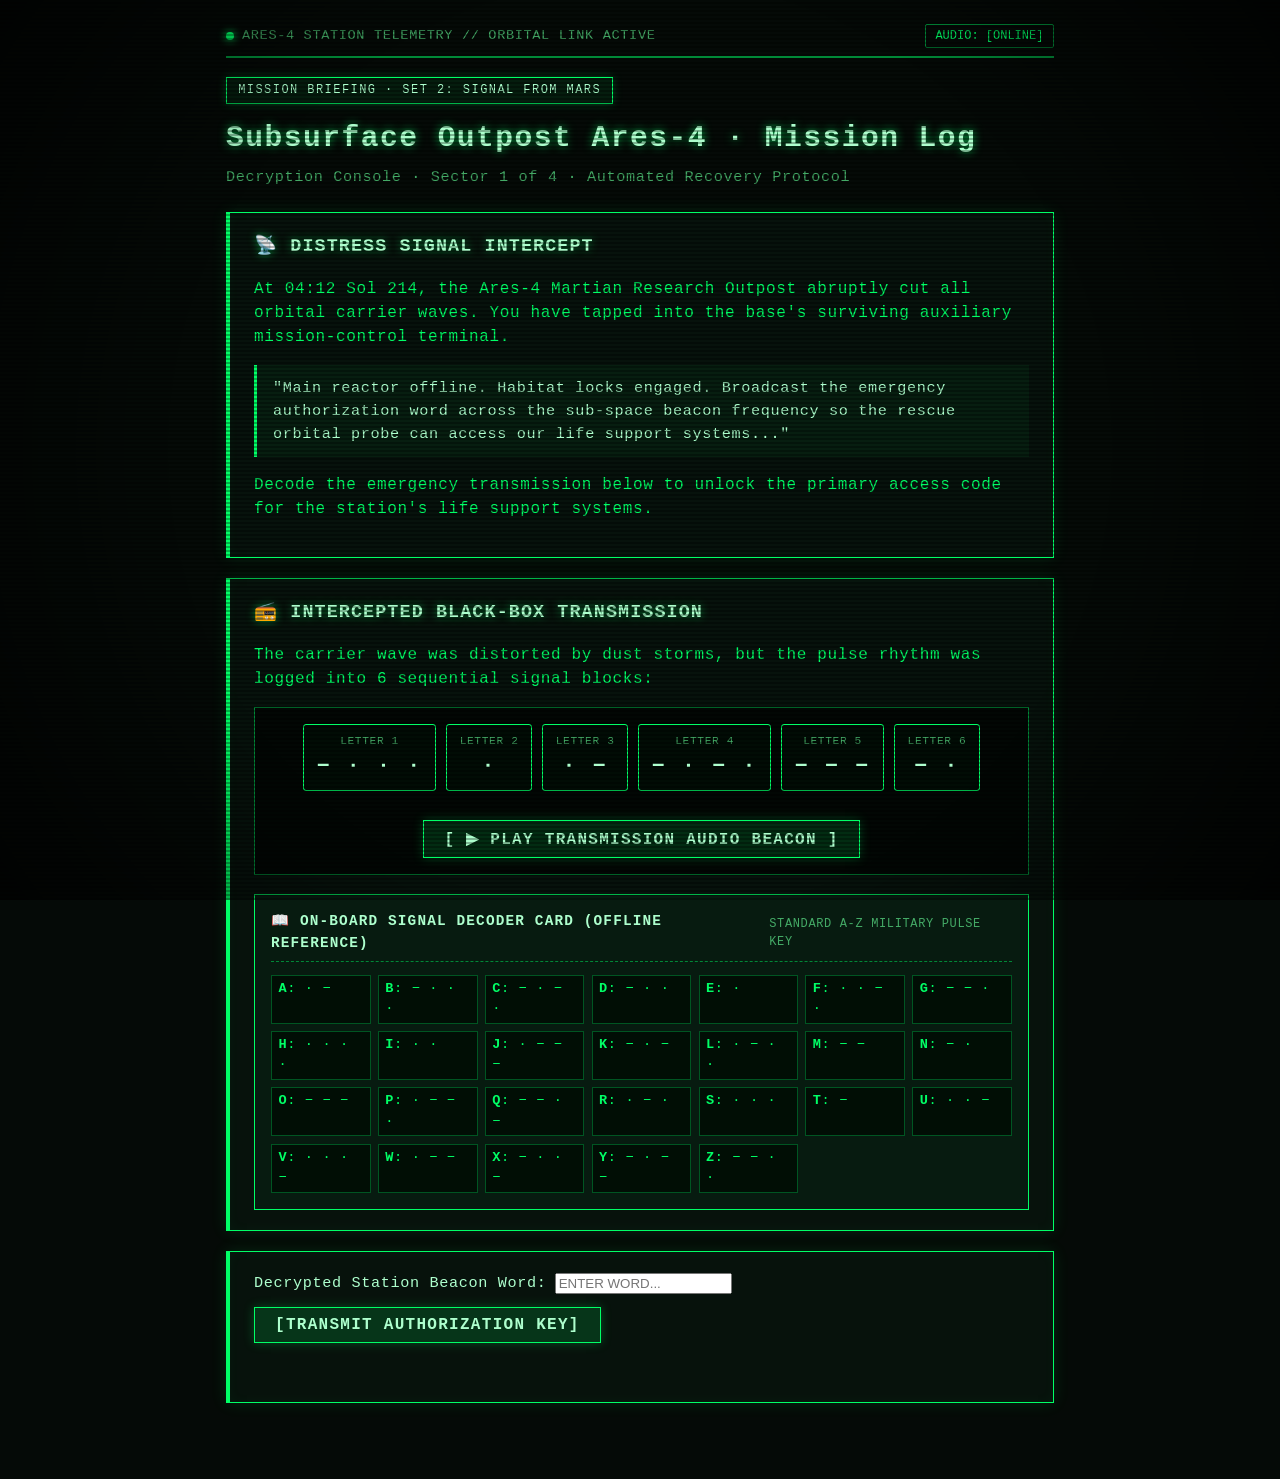
<file: index.html>
<!doctype html>
<html lang="en">
<head>
  <meta charset="utf-8">
  <meta name="viewport" content="width=device-width, initial-scale=1">
  <title>Signal From Mars · Mission Log (Sector 1)</title>
  <link rel="stylesheet" href="terminal.css">
</head>
<body data-page="1">
  <div class="terminal-wrapper">
    <!-- Top System Status Bar -->
    <div class="sys-bar">
      <div class="status-pill">
        <span class="blink-dot"></span>
        <span>ARES-4 STATION TELEMETRY // ORBITAL LINK ACTIVE</span>
      </div>
      <div>
        <button id="audio-toggle" class="audio-toggle-btn">AUDIO: [ONLINE]</button>
      </div>
    </div>

    <header>
      <div class="terminal-badge">MISSION BRIEFING · SET 2: SIGNAL FROM MARS</div>
      <h1>Subsurface Outpost Ares-4 · Mission Log</h1>
      <p class="subtitle">Decryption Console · Sector 1 of 4 · Automated Recovery Protocol</p>
    </header>

    <main>
      <!-- Story Card -->
      <section class="terminal-card">
        <h2 class="card-title">📡 Distress Signal Intercept</h2>
        <p>At 04:12 Sol 214, the Ares-4 Martian Research Outpost abruptly cut all orbital carrier waves. You have tapped into the base's surviving auxiliary mission-control terminal.</p>
        <blockquote class="log-entry">
          "Main reactor offline. Habitat locks engaged. Broadcast the emergency authorization word across the sub-space beacon frequency so the rescue orbital probe can access our life support systems..."
        </blockquote>
        <p>Decode the emergency transmission below to unlock the primary access code for the station's life support systems.</p>
      </section>

      <!-- Mission Log Clue -->
      <section class="terminal-card">
        <h2 class="card-title">📻 Intercepted Black-Box Transmission</h2>
        <p>The carrier wave was distorted by dust storms, but the pulse rhythm was logged into 6 sequential signal blocks:</p>
        
        <div class="morse-display">
          <!-- Segmented pulse blocks for effortless reading -->
          <div style="display: flex; flex-wrap: wrap; justify-content: center; gap: 0.6rem; margin-bottom: 1rem;">
            <div style="background: #010c05; border: 1px solid var(--panel-border); padding: 0.5rem 0.8rem; border-radius: 3px; min-width: 80px;">
              <div style="font-size: 0.7rem; color: var(--text-dim); text-transform: uppercase;">Letter 1</div>
              <div style="font-size: 1.35rem; color: var(--text-bright); font-weight: bold; letter-spacing: 0.1em;">− · · ·</div>
            </div>
            <div style="background: #010c05; border: 1px solid var(--panel-border); padding: 0.5rem 0.8rem; border-radius: 3px; min-width: 80px;">
              <div style="font-size: 0.7rem; color: var(--text-dim); text-transform: uppercase;">Letter 2</div>
              <div style="font-size: 1.35rem; color: var(--text-bright); font-weight: bold; letter-spacing: 0.1em;">·</div>
            </div>
            <div style="background: #010c05; border: 1px solid var(--panel-border); padding: 0.5rem 0.8rem; border-radius: 3px; min-width: 80px;">
              <div style="font-size: 0.7rem; color: var(--text-dim); text-transform: uppercase;">Letter 3</div>
              <div style="font-size: 1.35rem; color: var(--text-bright); font-weight: bold; letter-spacing: 0.1em;">· −</div>
            </div>
            <div style="background: #010c05; border: 1px solid var(--panel-border); padding: 0.5rem 0.8rem; border-radius: 3px; min-width: 80px;">
              <div style="font-size: 0.7rem; color: var(--text-dim); text-transform: uppercase;">Letter 4</div>
              <div style="font-size: 1.35rem; color: var(--text-bright); font-weight: bold; letter-spacing: 0.1em;">− · − ·</div>
            </div>
            <div style="background: #010c05; border: 1px solid var(--panel-border); padding: 0.5rem 0.8rem; border-radius: 3px; min-width: 80px;">
              <div style="font-size: 0.7rem; color: var(--text-dim); text-transform: uppercase;">Letter 5</div>
              <div style="font-size: 1.35rem; color: var(--text-bright); font-weight: bold; letter-spacing: 0.1em;">− − −</div>
            </div>
            <div style="background: #010c05; border: 1px solid var(--panel-border); padding: 0.5rem 0.8rem; border-radius: 3px; min-width: 80px;">
              <div style="font-size: 0.7rem; color: var(--text-dim); text-transform: uppercase;">Letter 6</div>
              <div style="font-size: 1.35rem; color: var(--text-bright); font-weight: bold; letter-spacing: 0.1em;">− ·</div>
            </div>
          </div>

          <button id="play-morse-btn" class="term-btn morse-play-btn">[ ▶ PLAY TRANSMISSION AUDIO BEACON ]</button>
        </div>

        <!-- On-Board Translation Chart (Visible at all times, no internet needed) -->
        <div style="margin-top: 1.2rem; border: 1px solid var(--panel-border); background: rgba(0,255,102,0.04); padding: 1rem;">
          <div style="display: flex; justify-content: space-between; align-items: center; border-bottom: 1px dashed var(--panel-border-dim); padding-bottom: 0.4rem; margin-bottom: 0.8rem;">
            <strong style="color: var(--text-bright); font-size: 0.9rem; letter-spacing: 0.08em; text-transform: uppercase;">
              📖 ON-BOARD SIGNAL DECODER CARD (OFFLINE REFERENCE)
            </strong>
            <span style="font-size: 0.75rem; color: var(--text-dim);">STANDARD A-Z MILITARY PULSE KEY</span>
          </div>
          
          <div style="display: grid; grid-template-columns: repeat(auto-fill, minmax(95px, 1fr)); gap: 0.45rem; font-size: 0.85rem;">
            <div style="padding: 0.2rem 0.4rem; background: #010e05; border: 1px solid #005522;"><strong>A</strong>: · −</div>
            <div style="padding: 0.2rem 0.4rem; background: #010e05; border: 1px solid #005522;"><strong>B</strong>: − · · ·</div>
            <div style="padding: 0.2rem 0.4rem; background: #010e05; border: 1px solid #005522;"><strong>C</strong>: − · − ·</div>
            <div style="padding: 0.2rem 0.4rem; background: #010e05; border: 1px solid #005522;"><strong>D</strong>: − · ·</div>
            <div style="padding: 0.2rem 0.4rem; background: #010e05; border: 1px solid #005522;"><strong>E</strong>: ·</div>
            <div style="padding: 0.2rem 0.4rem; background: #010e05; border: 1px solid #005522;"><strong>F</strong>: · · − ·</div>
            <div style="padding: 0.2rem 0.4rem; background: #010e05; border: 1px solid #005522;"><strong>G</strong>: − − ·</div>
            <div style="padding: 0.2rem 0.4rem; background: #010e05; border: 1px solid #005522;"><strong>H</strong>: · · · ·</div>
            <div style="padding: 0.2rem 0.4rem; background: #010e05; border: 1px solid #005522;"><strong>I</strong>: · ·</div>
            <div style="padding: 0.2rem 0.4rem; background: #010e05; border: 1px solid #005522;"><strong>J</strong>: · − − −</div>
            <div style="padding: 0.2rem 0.4rem; background: #010e05; border: 1px solid #005522;"><strong>K</strong>: − · −</div>
            <div style="padding: 0.2rem 0.4rem; background: #010e05; border: 1px solid #005522;"><strong>L</strong>: · − · ·</div>
            <div style="padding: 0.2rem 0.4rem; background: #010e05; border: 1px solid #005522;"><strong>M</strong>: − −</div>
            <div style="padding: 0.2rem 0.4rem; background: #010e05; border: 1px solid #005522;"><strong>N</strong>: − ·</div>
            <div style="padding: 0.2rem 0.4rem; background: #010e05; border: 1px solid #005522;"><strong>O</strong>: − − −</div>
            <div style="padding: 0.2rem 0.4rem; background: #010e05; border: 1px solid #005522;"><strong>P</strong>: · − − ·</div>
            <div style="padding: 0.2rem 0.4rem; background: #010e05; border: 1px solid #005522;"><strong>Q</strong>: − − · −</div>
            <div style="padding: 0.2rem 0.4rem; background: #010e05; border: 1px solid #005522;"><strong>R</strong>: · − ·</div>
            <div style="padding: 0.2rem 0.4rem; background: #010e05; border: 1px solid #005522;"><strong>S</strong>: · · ·</div>
            <div style="padding: 0.2rem 0.4rem; background: #010e05; border: 1px solid #005522;"><strong>T</strong>: −</div>
            <div style="padding: 0.2rem 0.4rem; background: #010e05; border: 1px solid #005522;"><strong>U</strong>: · · −</div>
            <div style="padding: 0.2rem 0.4rem; background: #010e05; border: 1px solid #005522;"><strong>V</strong>: · · · −</div>
            <div style="padding: 0.2rem 0.4rem; background: #010e05; border: 1px solid #005522;"><strong>W</strong>: · − −</div>
            <div style="padding: 0.2rem 0.4rem; background: #010e05; border: 1px solid #005522;"><strong>X</strong>: − · · −</div>
            <div style="padding: 0.2rem 0.4rem; background: #010e05; border: 1px solid #005522;"><strong>Y</strong>: − · − −</div>
            <div style="padding: 0.2rem 0.4rem; background: #010e05; border: 1px solid #005522;"><strong>Z</strong>: − − · ·</div>
          </div>
        </div>
      </section>

      <!-- Answer Form -->
      <form id="answer" class="terminal-card">
        <label>
          Decrypted Station Beacon Word:
          <input name="w" autocomplete="off" placeholder="ENTER WORD..." required>
        </label>
        <div class="input-row">
          <button class="term-btn">[TRANSMIT AUTHORIZATION KEY]</button>
        </div>
        <p class="msg"></p>
      </form>

      <!-- Next Level Link (hidden until solved) -->
      <div id="next" class="next-banner" hidden>
        <p style="font-size: 1.15rem; color: var(--text-bright); margin-top: 0;">
          ✔ <strong>[ACCESS GRANTED]</strong> Comm beacon online. Sector 1 Decryption Key logged: <code class="key-badge"></code>
        </p>
        <p style="color: var(--text-dim); margin-bottom: 0.5rem;">
          To open Sector 2, you will need the password you just decoded.
        </p>
        <a href="oxygen.html">PROCEED TO SECTOR 2: OXYGEN DASHBOARD →</a>
      </div>
    </main>
  </div>

  <script src="terminal.js"></script>
</body>
</html>
</file>
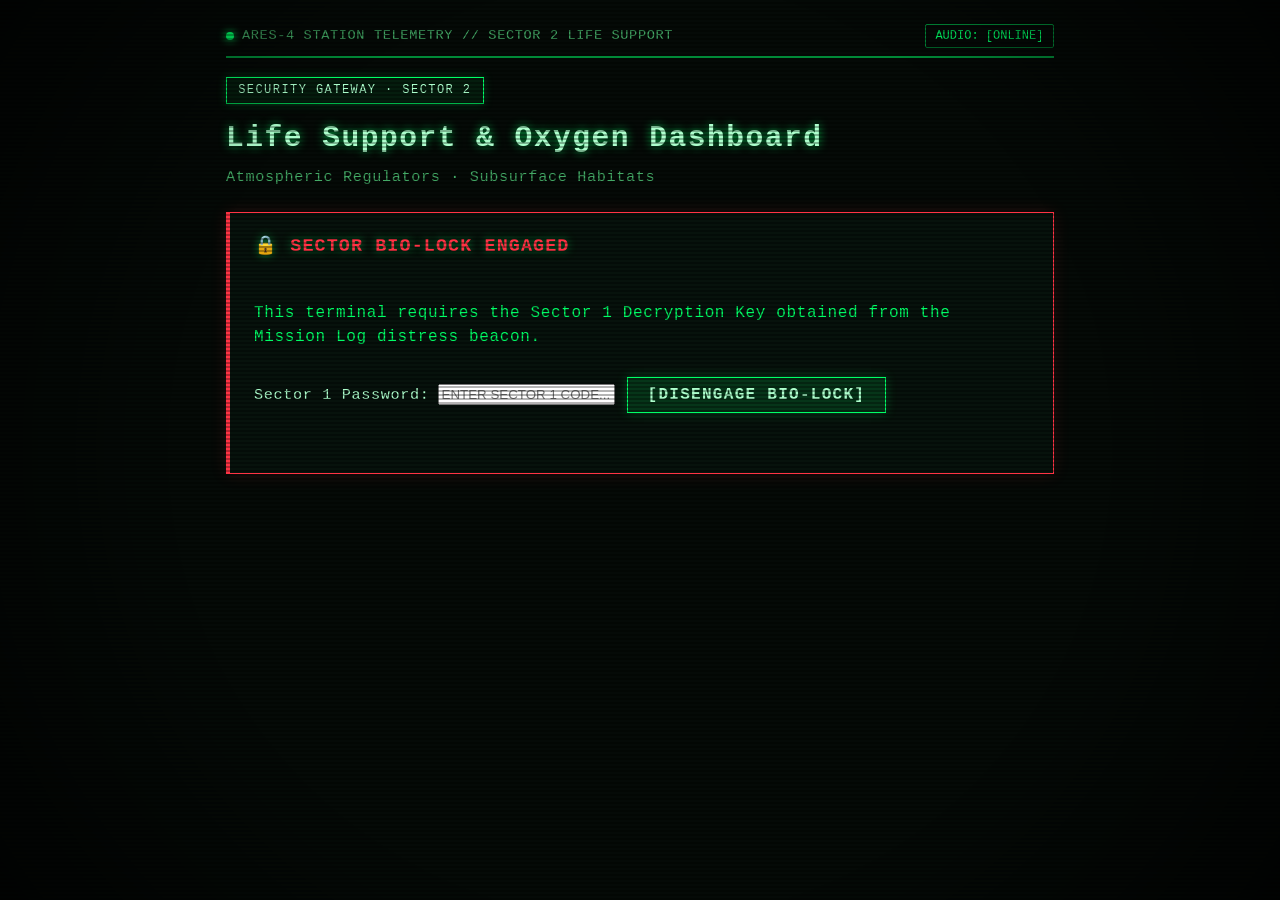
<file: oxygen.html>
<!doctype html>
<html lang="en">
<head>
  <meta charset="utf-8">
  <meta name="viewport" content="width=device-width, initial-scale=1">
  <title>Signal From Mars · Oxygen Dashboard (Sector 2)</title>
  <link rel="stylesheet" href="terminal.css">
</head>
<body data-page="2">
  <div class="terminal-wrapper">
    <!-- Top System Status Bar -->
    <div class="sys-bar">
      <div class="status-pill">
        <span class="blink-dot"></span>
        <span>ARES-4 STATION TELEMETRY // SECTOR 2 LIFE SUPPORT</span>
      </div>
      <div>
        <button id="audio-toggle" class="audio-toggle-btn">AUDIO: [ONLINE]</button>
      </div>
    </div>

    <header>
      <div class="terminal-badge">SECURITY GATEWAY · SECTOR 2</div>
      <h1>Life Support &amp; Oxygen Dashboard</h1>
      <p class="subtitle">Atmospheric Regulators · Subsurface Habitats</p>
    </header>

    <main>
      <!-- Gate Lock (Requires Password from Page 1: BEACON) -->
      <form id="gate" class="terminal-card alert-card">
        <h2 class="card-title" style="color: var(--alert-red);">🔒 Sector Bio-Lock Engaged</h2>
        <p>This terminal requires the Sector 1 Decryption Key obtained from the Mission Log distress beacon.</p>
        <div class="input-row">
          <label>
            Sector 1 Password:
            <input name="w" autocomplete="off" placeholder="ENTER SECTOR 1 CODE..." required>
          </label>
          <button class="term-btn">[DISENGAGE BIO-LOCK]</button>
        </div>
        <p class="msg"></p>
      </form>

      <!-- Content (Revealed after Gate Unlock) -->
      <div id="content" hidden>
        <!-- Story Card -->
        <section class="terminal-card">
          <h2 class="card-title">⚠️ Life Support Telemetry Warning</h2>
          <p>Prior to station shutdown, atmospheric O₂ scrubbers recorded four anomalous pressure cycles across the colony domes.</p>
          <blockquote class="log-entry">
            "Automated lockdown active. Emergency keypad PIN extracted from O₂ pressure telemetry — Cycles I through IV. Study the waveform carefully."
          </blockquote>
        </section>

        <!-- Oscilloscope Waveform Monitor -->
        <section class="terminal-card">
          <div style="display: flex; justify-content: space-between; align-items: center; margin-bottom: 0.6rem;">
            <h2 class="card-title" style="margin-bottom: 0;">📊 Multi-Channel Atmospheric Telemetry</h2>
            <div style="font-size: 0.8rem; display: flex; gap: 1rem;">
              <span style="color: #00ff66;">━ CH-A: O₂ Pressure</span>
              <span style="color: #ffaa00;">┄ CH-B: N₂ Buffer</span>
            </div>
          </div>
          
          <p style="color: var(--text-dim); font-size: 0.9rem; margin-top: 0;">
            Examine the <strong>CH-A (Green) Oxygen</strong> waveform. Identify the peak pressure reading for each cycle.
          </p>

          <div class="crt-screen-box" id="scope-box" style="position: relative; cursor: crosshair;">
            <!-- Interactive Scope Cursor Readout Overlay -->
            <div id="scope-readout" style="position: absolute; top: 8px; right: 12px; font-family: var(--font-crt); font-size: 0.8rem; color: var(--text-bright); background: rgba(0,20,10,0.8); padding: 2px 8px; border: 1px solid var(--panel-border-dim); pointer-events: none;">
              CALIBRATION GRID: 0-10 kPa
            </div>

            <svg class="graph-svg" id="scope-svg" viewBox="0 0 760 260" preserveAspectRatio="none">
              <!-- Grid lines -->
              <defs>
                <linearGradient id="o2Glow" x1="0" y1="0" x2="0" y2="1">
                  <stop offset="0%" stop-color="#00ff66" stop-opacity="0.25"/>
                  <stop offset="100%" stop-color="#00ff66" stop-opacity="0.0"/>
                </linearGradient>
              </defs>

              <!-- Precise Y-Axis Grid Lines: Height is 240, scale 0 to 10 kPa (each kPa = 21.6px, baseline y=236) -->
              <!-- 10 kPa: y = 20 -->
              <text x="10" y="24" fill="#00ff66" font-family="monospace" font-size="11">10 kPa</text>
              <line x1="65" y1="20" x2="750" y2="20" stroke="rgba(0,255,102,0.3)" stroke-dasharray="2,3" />

              <!-- 9 kPa: y = 41.6 -->
              <text x="10" y="45" fill="#44aa66" font-family="monospace" font-size="11">9 kPa</text>
              <line x1="65" y1="41.6" x2="750" y2="41.6" stroke="rgba(0,255,102,0.2)" stroke-dasharray="2,4" />

              <!-- 8 kPa: y = 63.2 -->
              <text x="10" y="67" fill="#44aa66" font-family="monospace" font-size="11">8 kPa</text>
              <line x1="65" y1="63.2" x2="750" y2="63.2" stroke="rgba(0,255,102,0.15)" stroke-dasharray="2,4" />

              <!-- 7 kPa: y = 84.8 -->
              <text x="10" y="88" fill="#44aa66" font-family="monospace" font-size="11">7 kPa</text>
              <line x1="65" y1="84.8" x2="750" y2="84.8" stroke="rgba(0,255,102,0.2)" stroke-dasharray="2,4" />

              <!-- 6 kPa: y = 106.4 -->
              <text x="10" y="110" fill="#44aa66" font-family="monospace" font-size="11">6 kPa</text>
              <line x1="65" y1="106.4" x2="750" y2="106.4" stroke="rgba(0,255,102,0.15)" stroke-dasharray="2,4" />

              <!-- 5 kPa: y = 128 -->
              <text x="10" y="132" fill="#44aa66" font-family="monospace" font-size="11">5 kPa</text>
              <line x1="65" y1="128" x2="750" y2="128" stroke="rgba(0,255,102,0.2)" stroke-dasharray="2,4" />

              <!-- 4 kPa: y = 149.6 -->
              <text x="10" y="153" fill="#44aa66" font-family="monospace" font-size="11">4 kPa</text>
              <line x1="65" y1="149.6" x2="750" y2="149.6" stroke="rgba(0,255,102,0.2)" stroke-dasharray="2,4" />

              <!-- 3 kPa: y = 171.2 -->
              <text x="10" y="175" fill="#44aa66" font-family="monospace" font-size="11">3 kPa</text>
              <line x1="65" y1="171.2" x2="750" y2="171.2" stroke="rgba(0,255,102,0.15)" stroke-dasharray="2,4" />

              <!-- 2 kPa: y = 192.8 -->
              <text x="10" y="196" fill="#44aa66" font-family="monospace" font-size="11">2 kPa</text>
              <line x1="65" y1="192.8" x2="750" y2="192.8" stroke="rgba(0,255,102,0.2)" stroke-dasharray="2,4" />

              <!-- 1 kPa: y = 214.4 -->
              <text x="10" y="218" fill="#44aa66" font-family="monospace" font-size="11">1 kPa</text>
              <line x1="65" y1="214.4" x2="750" y2="214.4" stroke="rgba(0,255,102,0.15)" stroke-dasharray="2,4" />

              <!-- Baseline 0 kPa: y = 236 -->
              <text x="10" y="239" fill="#00ff66" font-family="monospace" font-size="11">0 kPa</text>
              <line x1="65" y1="236" x2="750" y2="236" stroke="rgba(0,255,102,0.5)" stroke-width="1.5" />

              <!-- Cycle Zone Vertical Dividers -->
              <line x1="235" y1="10" x2="235" y2="245" stroke="rgba(0,255,102,0.2)" stroke-dasharray="4,4" />
              <line x1="405" y1="10" x2="405" y2="245" stroke="rgba(0,255,102,0.2)" stroke-dasharray="4,4" />
              <line x1="575" y1="10" x2="575" y2="245" stroke="rgba(0,255,102,0.2)" stroke-dasharray="4,4" />

              <!-- Cycle Labels at bottom -->
              <text x="120" y="254" fill="#adffcd" font-family="monospace" font-size="12" font-weight="bold">CYCLE I</text>
              <text x="290" y="254" fill="#adffcd" font-family="monospace" font-size="12" font-weight="bold">CYCLE II</text>
              <text x="460" y="254" fill="#adffcd" font-family="monospace" font-size="12" font-weight="bold">CYCLE III</text>
              <text x="635" y="254" fill="#adffcd" font-family="monospace" font-size="12" font-weight="bold">CYCLE IV</text>

              <!-- Channel B (Amber Line - Carrier gas baseline ripple, hovering around 1.1 - 1.4 kPa) -->
              <path d="M 65,212 
                       Q 100,206 130,211 Q 160,216 190,207 Q 215,212 235,209
                       Q 270,206 310,213 Q 350,217 380,207 Q 400,211 405,209
                       Q 440,206 480,213 Q 520,217 550,207 Q 570,211 575,209
                       Q 610,207 650,213 Q 690,217 720,207 L 745,209"
                    fill="none" stroke="rgba(255, 170, 0, 0.45)" stroke-width="1.8" stroke-dasharray="4,3" />

              <!-- Channel A (Green Line - Primary O2 Waveform) -->
              <!-- Only the 4 true target peaks land on whole integers:
                   Cycle I: 7.0 kPa (sub-ripples at 1.6 and 2.7)
                   Cycle II: 4.0 kPa (sub-ripples at 1.3 and 1.8)
                   Cycle III: 9.0 kPa (sub-ripples at 3.4 and 2.3)
                   Cycle IV: 2.0 kPa (sub-ripples at 0.7 and 0.9) -->
              <path d="M 65,236
                       C 80,236 88,201.4 96,201.4
                       C 104,201.4 112,223 120,223
                       C 130,223 140,84.8 150,84.8
                       C 160,84.8 170,225.2 180,225.2
                       C 190,225.2 198,177.7 206,177.7
                       C 214,177.7 225,236 235,236

                       C 250,236 258,207.9 266,207.9
                       C 274,207.9 282,227.4 290,227.4
                       C 300,227.4 310,149.6 320,149.6
                       C 330,149.6 340,225.2 350,225.2
                       C 360,225.2 368,197.1 376,197.1
                       C 384,197.1 395,236 405,236

                       C 420,236 428,162.6 436,162.6
                       C 444,162.6 452,210.1 460,210.1
                       C 470,210.1 480,41.6 490,41.6
                       C 500,41.6 510,218.7 520,218.7
                       C 530,218.7 538,186.3 546,186.3
                       C 554,186.3 565,236 575,236

                       C 590,236 598,220.9 606,220.9
                       C 614,220.9 622,230 630,230
                       C 640,230 650,192.8 660,192.8
                       C 670,192.8 680,227.4 690,227.4
                       C 700,227.4 708,216.6 716,216.6
                       C 724,216.6 735,236 745,236"
                    fill="none" stroke="#00ff66" stroke-width="2.6" filter="drop-shadow(0 0 5px #00ff66)" />

              <!-- Shaded Area Under Primary Waveform -->
              <path d="M 65,236
                       C 80,236 88,201.4 96,201.4
                       C 104,201.4 112,223 120,223
                       C 130,223 140,84.8 150,84.8
                       C 160,84.8 170,225.2 180,225.2
                       C 190,225.2 198,177.7 206,177.7
                       C 214,177.7 225,236 235,236

                       C 250,236 258,207.9 266,207.9
                       C 274,207.9 282,227.4 290,227.4
                       C 300,227.4 310,149.6 320,149.6
                       C 330,149.6 340,225.2 350,225.2
                       C 360,225.2 368,197.1 376,197.1
                       C 384,197.1 395,236 405,236

                       C 420,236 428,162.6 436,162.6
                       C 444,162.6 452,210.1 460,210.1
                       C 470,210.1 480,41.6 490,41.6
                       C 500,41.6 510,218.7 520,218.7
                       C 530,218.7 538,186.3 546,186.3
                       C 554,186.3 565,236 575,236

                       C 590,236 598,220.9 606,220.9
                       C 614,220.9 622,230 630,230
                       C 640,230 650,192.8 660,192.8
                       C 670,192.8 680,227.4 690,227.4
                       C 700,227.4 708,216.6 716,216.6
                       C 724,216.6 735,236 745,236 L 745,236 L 65,236 Z"
                    fill="url(#o2Glow)" />

              <!-- Crosshair lines drawn dynamically on hover -->
              <line id="crosshair-h" x1="65" y1="-10" x2="750" y2="-10" stroke="rgba(0,255,200,0.6)" stroke-dasharray="3,3" />
            </svg>
          </div>
        </section>

        <!-- Keypad & Answer Input -->
        <section class="terminal-card">
          <h2 class="card-title">🔢 Emergency Override Keypad</h2>
          <p>Construct the override PIN from the O₂ waveform readings.</p>
          
          <div class="keypad-container">
            <!-- Answer Form -->
            <form id="answer" style="flex: 1; min-width: 240px; margin: 0; padding: 0; background: transparent; border: none; box-shadow: none;">
              <label>
                4-Digit Override PIN:
                <input name="w" autocomplete="off" placeholder="PIN..." maxlength="4" required style="font-size: 1.4rem; letter-spacing: 0.3em; width: 8em;">
              </label>
              <div style="margin-top: 1rem;">
                <button class="term-btn" type="submit">[EXECUTE OVERRIDE PIN]</button>
              </div>
              <p class="msg"></p>
            </form>

            <!-- Interactive On-Screen Touch Keypad -->
            <div id="keypad" class="keypad-grid">
              <button type="button" class="keypad-btn" data-key="1">1</button>
              <button type="button" class="keypad-btn" data-key="2">2</button>
              <button type="button" class="keypad-btn" data-key="3">3</button>
              <button type="button" class="keypad-btn" data-key="4">4</button>
              <button type="button" class="keypad-btn" data-key="5">5</button>
              <button type="button" class="keypad-btn" data-key="6">6</button>
              <button type="button" class="keypad-btn" data-key="7">7</button>
              <button type="button" class="keypad-btn" data-key="8">8</button>
              <button type="button" class="keypad-btn" data-key="9">9</button>
              <button type="button" class="keypad-btn action-btn" data-key="clear" style="color: var(--alert-red);">CLR</button>
              <button type="button" class="keypad-btn" data-key="0">0</button>
              <button type="button" class="keypad-btn action-btn" data-key="enter" style="color: var(--text-bright);">ENT</button>
            </div>
          </div>
        </section>

        <!-- Next Level Link (hidden until solved) -->
        <div id="next" class="next-banner" hidden>
          <p style="font-size: 1.15rem; color: var(--text-bright); margin-top: 0;">
            ✔ <strong>[OVERRIDE CONFIRMED]</strong> O₂ life support stabilized. Sector 2 Access Key: <code class="key-badge"></code>
          </p>
          <p style="color: var(--text-dim); margin-bottom: 0.5rem;">
            Use this PIN to access the Crew Personnel Roster in Sector 3.
          </p>
          <a href="roster.html">PROCEED TO SECTOR 3: CREW ROSTER →</a>
        </div>
      </div>
    </main>
  </div>

  <script src="terminal.js"></script>
</body>
</html>
</file>
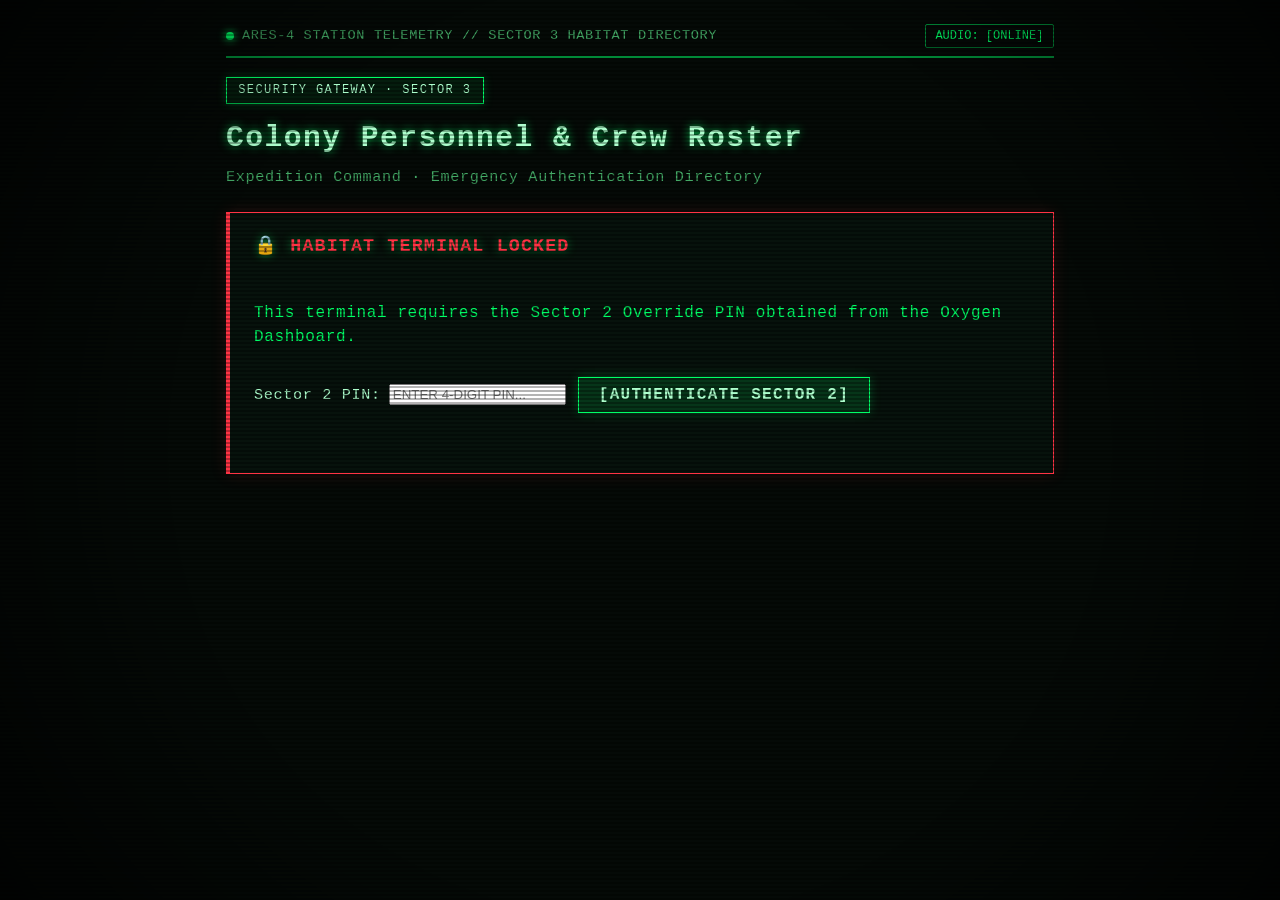
<file: roster.html>
<!doctype html>
<html lang="en">
<head>
  <meta charset="utf-8">
  <meta name="viewport" content="width=device-width, initial-scale=1">
  <title>Signal From Mars · Crew Roster (Sector 3)</title>
  <link rel="stylesheet" href="terminal.css">
</head>
<body data-page="3">
  <div class="terminal-wrapper">
    <!-- Top System Status Bar -->
    <div class="sys-bar">
      <div class="status-pill">
        <span class="blink-dot"></span>
        <span>ARES-4 STATION TELEMETRY // SECTOR 3 HABITAT DIRECTORY</span>
      </div>
      <div>
        <button id="audio-toggle" class="audio-toggle-btn">AUDIO: [ONLINE]</button>
      </div>
    </div>

    <header>
      <div class="terminal-badge">SECURITY GATEWAY · SECTOR 3</div>
      <h1>Colony Personnel &amp; Crew Roster</h1>
      <p class="subtitle">Expedition Command · Emergency Authentication Directory</p>
    </header>

    <main>
      <!-- Gate Lock (Requires Password from Page 2: 7492) -->
      <form id="gate" class="terminal-card alert-card">
        <h2 class="card-title" style="color: var(--alert-red);">🔒 Habitat Terminal Locked</h2>
        <p>This terminal requires the Sector 2 Override PIN obtained from the Oxygen Dashboard.</p>
        <div class="input-row">
          <label>
            Sector 2 PIN:
            <input name="w" autocomplete="off" placeholder="ENTER 4-DIGIT PIN..." required>
          </label>
          <button class="term-btn">[AUTHENTICATE SECTOR 2]</button>
        </div>
        <p class="msg"></p>
      </form>

      <!-- Content (Revealed after Gate Unlock) -->
      <div id="content" hidden>
        <!-- Story Card -->
        <section class="terminal-card">
          <h2 class="card-title">👨‍🚀 Habitat Command Console</h2>
          <p>The habitat terminal is locked. Pinned beside the screen is a faded note:</p>
          <blockquote class="log-entry">
            "Respect the chain of command."
          </blockquote>
        </section>

        <section class="terminal-card">
          <h2 class="card-title">📋 Active Personnel Log · Ares-4 Outpost</h2>
          
          <table class="term-table">
            <thead>
              <tr>
                <th>Roster ID</th>
                <th>Officer Name</th>
                <th>Designation</th>
                <th>Station Post</th>
              </tr>
            </thead>
            <tbody>
              <tr>
                <td style="color: var(--text-dim);">#AR-303</td>
                <td>Rex Thorne</td>
                <td>Chief Engineer</td>
                <td>Geothermal Reactor Array</td>
              </tr>
              <tr>
                <td style="color: var(--text-dim);">#AR-202</td>
                <td>Alena Rostova</td>
                <td>Lieutenant Commander</td>
                <td>Sub-Space Communications</td>
              </tr>
              <tr>
                <td style="color: var(--text-dim);">#AR-101</td>
                <td>Marcus Vance</td>
                <td>Commander</td>
                <td>Outpost Mission Lead</td>
              </tr>
              <tr>
                <td style="color: var(--text-dim);">#AR-404</td>
                <td>Sara Chen</td>
                <td>Specialist</td>
                <td>Hydroponics &amp; Bio-Dome</td>
              </tr>
            </tbody>
          </table>
        </section>

        <!-- Answer Form -->
        <form id="answer" class="terminal-card">
          <label>
            Clearance word:
            <input name="w" autocomplete="off" required>
          </label>
          <div class="input-row">
            <button class="term-btn">[AUTHENTICATE]</button>
          </div>
          <p class="msg"></p>
        </form>

        <!-- Next Level Link (hidden until solved) -->
        <div id="next" class="next-banner" hidden>
          <p style="font-size: 1.15rem; color: var(--text-bright); margin-top: 0;">
            ✔ <strong>[CREDENTIALS VERIFIED]</strong> Command credentials authorized. Sector 3 Key: <code class="key-badge"></code>
          </p>
          <p style="color: var(--text-dim); margin-bottom: 0.5rem;">
            Use this code to unlock Sector 4: The Deep-Space Star Map Observatory.
          </p>
          <a href="starmap.html">PROCEED TO SECTOR 4: STAR MAP OBSERVATORY →</a>
        </div>
      </div>
    </main>
  </div>

  <script src="terminal.js"></script>
</body>
</html>
</file>
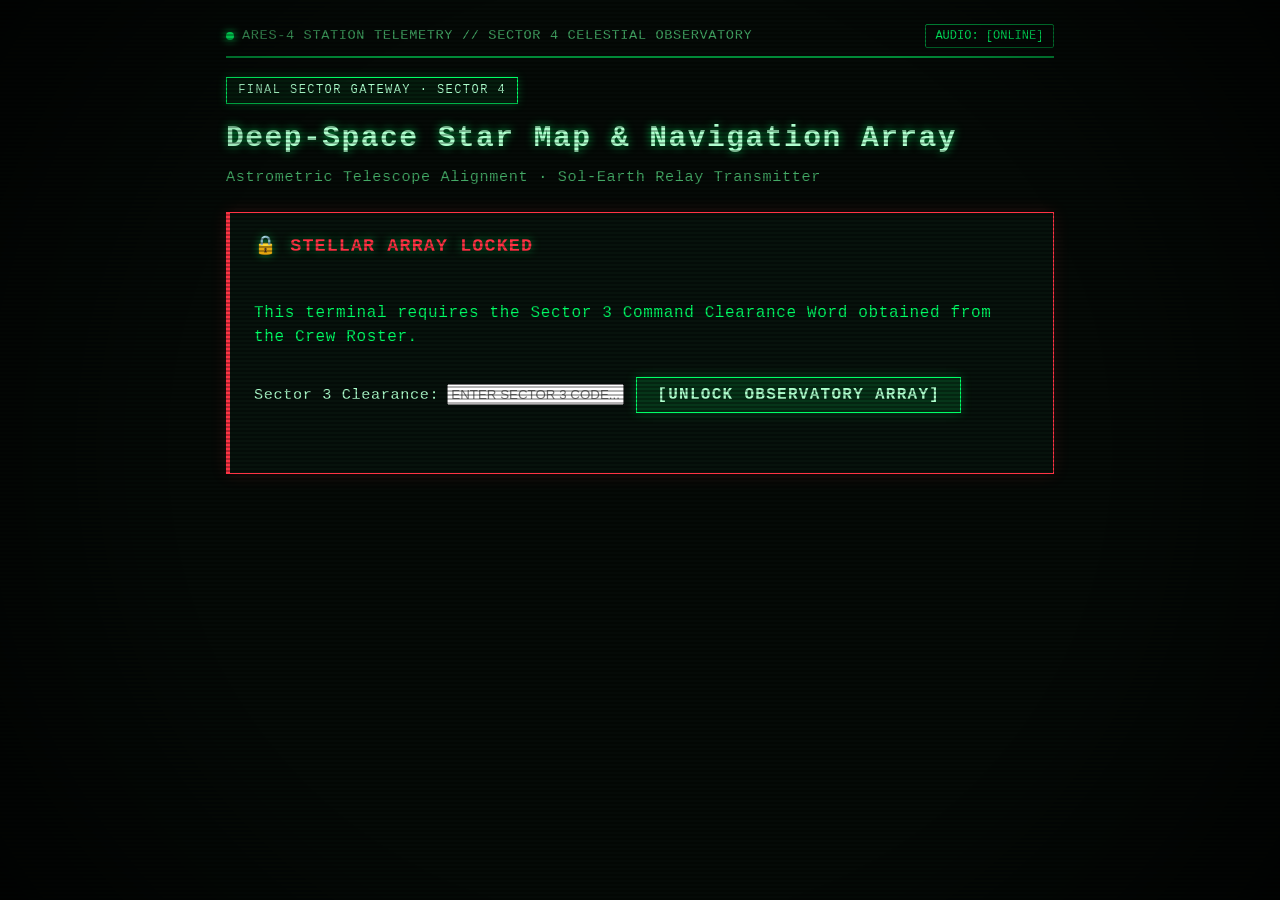
<file: starmap.html>
<!doctype html>
<html lang="en">
<head>
  <meta charset="utf-8">
  <meta name="viewport" content="width=device-width, initial-scale=1">
  <title>Signal From Mars · Star Map (Sector 4)</title>
  <link rel="stylesheet" href="terminal.css">
</head>
<body data-page="4">
  <div class="terminal-wrapper">
    <!-- Top System Status Bar -->
    <div class="sys-bar">
      <div class="status-pill">
        <span class="blink-dot"></span>
        <span>ARES-4 STATION TELEMETRY // SECTOR 4 CELESTIAL OBSERVATORY</span>
      </div>
      <div>
        <button id="audio-toggle" class="audio-toggle-btn">AUDIO: [ONLINE]</button>
      </div>
    </div>

    <header>
      <div class="terminal-badge">FINAL SECTOR GATEWAY · SECTOR 4</div>
      <h1>Deep-Space Star Map &amp; Navigation Array</h1>
      <p class="subtitle">Astrometric Telescope Alignment · Sol-Earth Relay Transmitter</p>
    </header>

    <main>
      <!-- Gate Lock (Requires Password from Page 3: MARS) -->
      <form id="gate" class="terminal-card alert-card">
        <h2 class="card-title" style="color: var(--alert-red);">🔒 Stellar Array Locked</h2>
        <p>This terminal requires the Sector 3 Command Clearance Word obtained from the Crew Roster.</p>
        <div class="input-row">
          <label>
            Sector 3 Clearance:
            <input name="w" autocomplete="off" placeholder="ENTER SECTOR 3 CODE..." required>
          </label>
          <button class="term-btn">[UNLOCK OBSERVATORY ARRAY]</button>
        </div>
        <p class="msg"></p>
      </form>

      <!-- Content (Revealed after Gate Unlock) -->
      <div id="content" hidden>
        <!-- Story Card -->
        <section class="terminal-card">
          <h2 class="card-title">✨ Astrometric Calibration Protocol</h2>
          <p>The high-gain orbital parabolic dish is motorized and locked to astronomical calibration targets in the Martian night sky.</p>
          <blockquote class="log-entry">
            "Flight Telemetry Log 04-B: Align the optical array by selecting the navigational guide stars in exact chronological route order:
            <br><br>
            <strong>[1] VEGA</strong> ➔ <strong>[2] DENEB</strong> ➔ <strong>[3] ALTAIR</strong> ➔ <strong>[4] POLARIS</strong>"
          </blockquote>
          <p style="color: var(--text-dim); margin-bottom: 0;">
            Click the stars on the interactive astrometric dome in that sequence to lock dish alignment.
          </p>
        </section>

        <!-- Interactive Clickable Constellation Map -->
        <section class="terminal-card">
          <div style="display: flex; justify-content: space-between; align-items: center; margin-bottom: 0.5rem;">
            <h2 class="card-title" style="margin-bottom: 0;">🌌 Interactive Astrometric Dome</h2>
            <button id="reset-starmap-btn" class="term-btn" style="padding: 0.2rem 0.6rem; font-size: 0.8rem;">[RESET ARRAY]</button>
          </div>

          <div id="starmap-stage" class="starmap-stage">
            <svg class="starmap-svg" viewBox="0 0 800 380">
              <!-- Radial Coordinate Rings -->
              <circle cx="400" cy="190" r="160" fill="none" stroke="rgba(0,255,102,0.08)" stroke-width="1" stroke-dasharray="4,6" />
              <circle cx="400" cy="190" r="100" fill="none" stroke="rgba(0,255,102,0.06)" stroke-width="1" />
              <circle cx="400" cy="190" r="40" fill="none" stroke="rgba(0,255,102,0.06)" stroke-width="1" />
              <!-- Crosshairs -->
              <line x1="400" y1="10" x2="400" y2="370" stroke="rgba(0,255,102,0.12)" stroke-width="1" stroke-dasharray="2,4" />
              <line x1="20" y1="190" x2="780" y2="190" stroke="rgba(0,255,102,0.12)" stroke-width="1" stroke-dasharray="2,4" />

              <!-- Constellation Lines Drawn Dynamically -->
              <g id="constellation-lines"></g>

              <!-- Star Nodes -->
              <!-- 1: VEGA (Target 1) -->
              <g class="star-node" data-star="VEGA" transform="translate(220, 70)">
                <circle cx="0" cy="0" r="7" />
                <text x="14" y="5" class="star-label">★ VEGA</text>
              </g>

              <!-- 2: DENEB (Target 2) -->
              <g class="star-node" data-star="DENEB" transform="translate(540, 90)">
                <circle cx="0" cy="0" r="7" />
                <text x="14" y="5" class="star-label">★ DENEB</text>
              </g>

              <!-- 3: ALTAIR (Target 3) -->
              <g class="star-node" data-star="ALTAIR" transform="translate(380, 260)">
                <circle cx="0" cy="0" r="7" />
                <text x="14" y="5" class="star-label">★ ALTAIR</text>
              </g>

              <!-- 4: POLARIS (Target 4) -->
              <g class="star-node" data-star="POLARIS" transform="translate(710, 160)">
                <circle cx="0" cy="0" r="7" />
                <text x="14" y="5" class="star-label">★ POLARIS</text>
              </g>

              <!-- Distractor Stars -->
              <g class="star-node" data-star="SIRIUS" transform="translate(120, 280)">
                <circle cx="0" cy="0" r="6" />
                <text x="12" y="5" class="star-label">★ SIRIUS</text>
              </g>

              <g class="star-node" data-star="BETELGEUSE" transform="translate(290, 180)">
                <circle cx="0" cy="0" r="6" />
                <text x="12" y="5" class="star-label">★ BETELGEUSE</text>
              </g>

              <g class="star-node" data-star="ARCTURUS" transform="translate(620, 310)">
                <circle cx="0" cy="0" r="6" />
                <text x="12" y="5" class="star-label">★ ARCTURUS</text>
              </g>
            </svg>
          </div>

          <p id="starmap-status" style="margin: 0.8rem 0 0; font-size: 0.95rem; color: var(--text-dim); min-height: 2.2em;">
            [ARRAY READY]: Select 1st star according to flight navigation log.
          </p>
        </section>

        <!-- Frequency Signature Panel (revealed after star alignment complete) -->
        <section id="freq-panel" class="terminal-card" hidden>
          <h2 class="card-title">📡 Celestial Frequency Signature · Decoded</h2>
          <p>Dish alignment complete. The astrometric array has captured a positional frequency burst from the Ares-4 relay satellite:</p>
          <blockquote class="log-entry">
            "Relay telemetry authenticated. Stellar signature encoded in standard positional notation. Sequence locked in memory buffer:"
          </blockquote>

          <div class="morse-display" style="margin: 1rem 0;">
            <div style="display: flex; flex-wrap: wrap; justify-content: center; gap: 0.5rem;">
              <div style="background: #010c05; border: 1px solid var(--panel-border); padding: 0.5rem 0.8rem; border-radius: 3px; text-align: center; min-width: 55px;">
                <div style="font-size: 0.65rem; color: var(--text-dim);">POS 1</div>
                <div style="font-size: 1.5rem; color: var(--text-bright); font-weight: bold;">19</div>
              </div>
              <div style="background: #010c05; border: 1px solid var(--panel-border); padding: 0.5rem 0.8rem; border-radius: 3px; text-align: center; min-width: 55px;">
                <div style="font-size: 0.65rem; color: var(--text-dim);">POS 2</div>
                <div style="font-size: 1.5rem; color: var(--text-bright); font-weight: bold;">15</div>
              </div>
              <div style="background: #010c05; border: 1px solid var(--panel-border); padding: 0.5rem 0.8rem; border-radius: 3px; text-align: center; min-width: 55px;">
                <div style="font-size: 0.65rem; color: var(--text-dim);">POS 3</div>
                <div style="font-size: 1.5rem; color: var(--text-bright); font-weight: bold;">02</div>
              </div>
              <div style="background: #010c05; border: 1px solid var(--panel-border); padding: 0.5rem 0.8rem; border-radius: 3px; text-align: center; min-width: 55px;">
                <div style="font-size: 0.65rem; color: var(--text-dim);">POS 4</div>
                <div style="font-size: 1.5rem; color: var(--text-bright); font-weight: bold;">15</div>
              </div>
              <div style="background: #010c05; border: 1px solid var(--panel-border); padding: 0.5rem 0.8rem; border-radius: 3px; text-align: center; min-width: 55px;">
                <div style="font-size: 0.65rem; color: var(--text-dim);">POS 5</div>
                <div style="font-size: 1.5rem; color: var(--text-bright); font-weight: bold;">08</div>
              </div>
              <div style="background: #010c05; border: 1px solid var(--panel-border); padding: 0.5rem 0.8rem; border-radius: 3px; text-align: center; min-width: 55px;">
                <div style="font-size: 0.65rem; color: var(--text-dim);">POS 6</div>
                <div style="font-size: 1.5rem; color: var(--text-bright); font-weight: bold;">16</div>
              </div>
            </div>
          </div>

          <p style="color: var(--text-dim); font-size: 0.9rem; margin-bottom: 0;">
            Astrometric relay log: <em>"Buffer sequence stored in reverse orbital lock order."</em>
          </p>
        </section>

        <!-- Answer Form -->
        <form id="answer" class="terminal-card">
          <label>
            Decoded Observatory Subsystem Key:
            <input name="w" autocomplete="off" placeholder="CODEWORD..." required>
          </label>
          <div class="input-row">
            <button class="term-btn">[LOCK TRANSMITTER ALIGNMENT]</button>
          </div>
          <p class="msg"></p>
        </form>

        <!-- Final Victory Screen & Password for Next Set -->
        <div id="next" class="victory-card" hidden>
          <h2 style="margin: 0; color: #ffffff; text-shadow: 0 0 15px var(--glow-color); font-size: 1.85rem;">
            🏆 ALL 4 SECTORS RECOVERED!
          </h2>
          <p style="color: var(--text-bright); margin: 0.5rem 0 1rem; font-size: 1.1rem;">
            Ares-4 Subsystems Online: Comms (<code>BEACON</code>) · Life Support (<code>7492</code>) · Habitat (<code>MARS</code>) · Observatory (<code>PHOBOS</code>)
          </p>

          <div style="border-top: 1px dashed var(--panel-border-dim); border-bottom: 1px dashed var(--panel-border-dim); padding: 1.2rem 0; margin: 1.2rem 0;">
            <p style="text-transform: uppercase; letter-spacing: 0.15em; color: var(--text-dim); margin: 0 0 0.5rem;">
              ================ OFFICIAL PASSCODE FOR NEXT SET (SET 3) ================
            </p>
            <div class="master-passcode-box">
              BEACON-7492-MARS-PHOBOS
            </div>
            <div>
              <button id="copy-passcode-btn" class="term-btn copy-btn">[ 📋 COPY SET 3 PASSCODE ]</button>
            </div>
          </div>

          <p style="color: var(--text-dim); font-size: 0.95rem;">
            Transmission dish aligned. An emergency audio dispatch is ready for playback in the Relay Console:
          </p>
          <a href="transmission.html" style="display: inline-block; margin-top: 0.5rem; color: var(--text-bright); text-decoration: none; border: 1px solid var(--panel-border); padding: 0.6rem 1.4rem; background: rgba(0,255,102,0.15); font-weight: bold; box-shadow: 0 0 15px var(--glow-dim);">
            ACCESS FINAL TRANSMISSION RELAY CONSOLE →
          </a>
        </div>
      </div>
    </main>
  </div>

  <script src="terminal.js"></script>
</body>
</html>
</file>
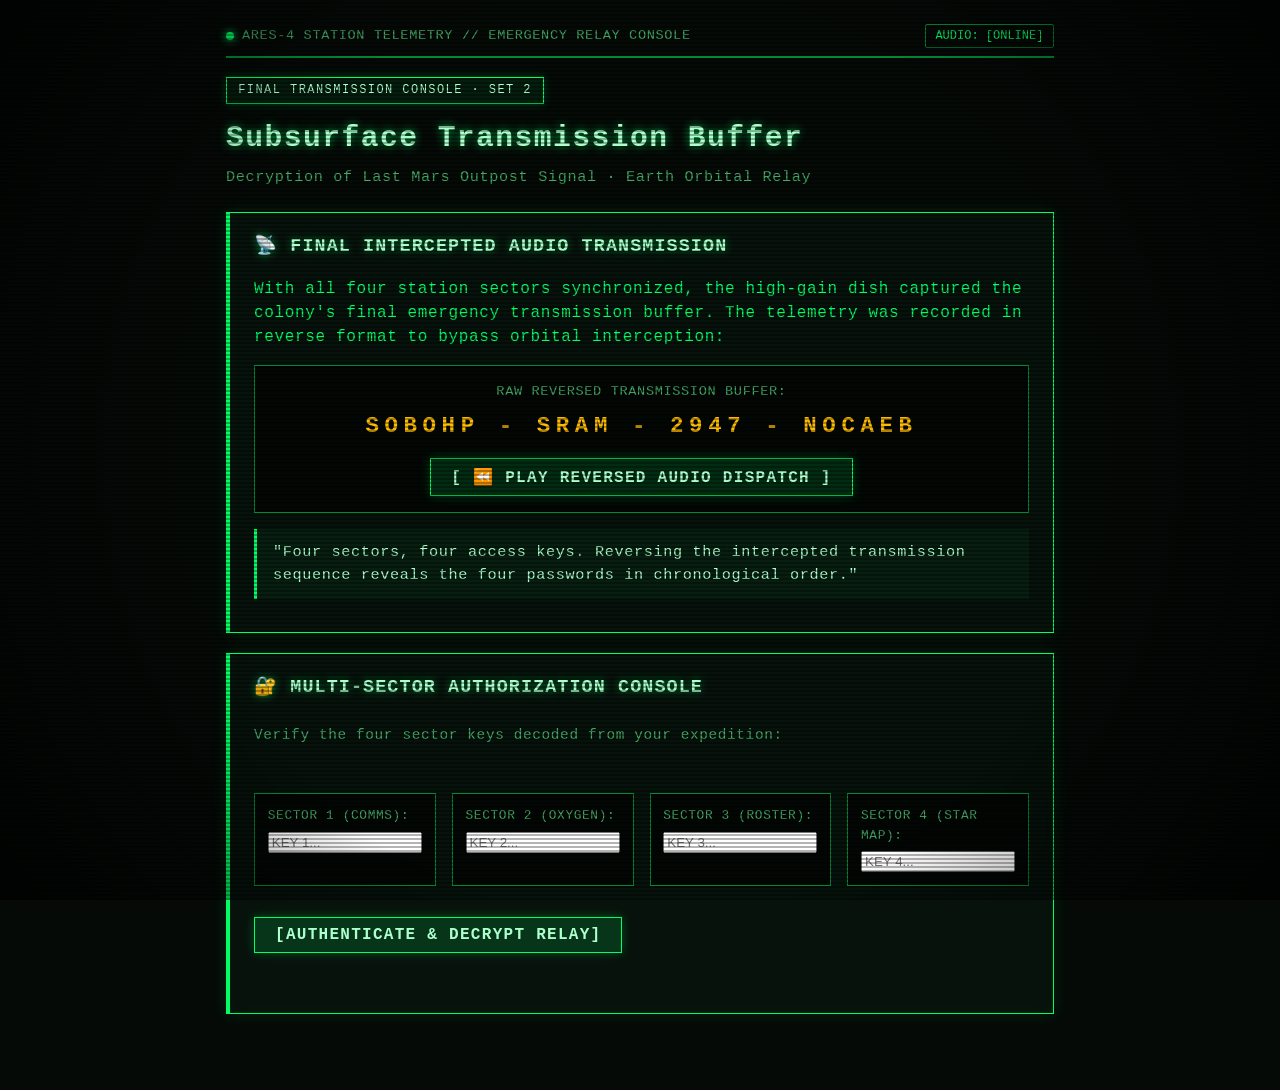
<file: transmission.html>
<!doctype html>
<html lang="en">
<head>
  <meta charset="utf-8">
  <meta name="viewport" content="width=device-width, initial-scale=1">
  <title>Signal From Mars · Final Transmission Relay</title>
  <link rel="stylesheet" href="terminal.css">
</head>
<body data-page="5">
  <div class="terminal-wrapper">
    <!-- Top System Status Bar -->
    <div class="sys-bar">
      <div class="status-pill">
        <span class="blink-dot"></span>
        <span>ARES-4 STATION TELEMETRY // EMERGENCY RELAY CONSOLE</span>
      </div>
      <div>
        <button id="audio-toggle" class="audio-toggle-btn">AUDIO: [ONLINE]</button>
      </div>
    </div>

    <header>
      <div class="terminal-badge">FINAL TRANSMISSION CONSOLE · SET 2</div>
      <h1>Subsurface Transmission Buffer</h1>
      <p class="subtitle">Decryption of Last Mars Outpost Signal · Earth Orbital Relay</p>
    </header>

    <main>
      <!-- Story Card -->
      <section class="terminal-card">
        <h2 class="card-title">📡 Final Intercepted Audio Transmission</h2>
        <p>With all four station sectors synchronized, the high-gain dish captured the colony's final emergency transmission buffer. The telemetry was recorded in reverse format to bypass orbital interception:</p>
        
        <div style="background: #020704; border: 1px solid var(--panel-border-dim); padding: 1rem; margin: 1rem 0; text-align: center;">
          <p style="margin: 0 0 0.5rem; font-size: 0.85rem; color: var(--text-dim); text-transform: uppercase;">
            RAW REVERSED TRANSMISSION BUFFER:
          </p>
          <div id="reversed-buffer" style="font-size: 1.4rem; letter-spacing: 0.25em; color: var(--alert-amber); font-weight: bold;">
            SOBOHP - SRAM - 2947 - NOCAEB
          </div>
          <button id="play-reverse-btn" class="term-btn" style="margin-top: 0.9rem;">
            [ ⏪ PLAY REVERSED AUDIO DISPATCH ]
          </button>
        </div>

        <blockquote class="log-entry">
          "Four sectors, four access keys. Reversing the intercepted transmission sequence reveals the four passwords in chronological order."
        </blockquote>
      </section>

      <!-- Four Dial Verification Form (Mirroring Set 1 lost-found.html) -->
      <form id="final" class="terminal-card">
        <h2 class="card-title">🔐 Multi-Sector Authorization Console</h2>
        <p style="font-size: 0.9rem; color: var(--text-dim); margin-top: 0;">
          Verify the four sector keys decoded from your expedition:
        </p>
        
        <div class="dials-grid">
          <div class="dial-box">
            <label>Sector 1 (Comms):</label>
            <input name="w1" autocomplete="off" placeholder="KEY 1..." required>
          </div>
          <div class="dial-box">
            <label>Sector 2 (Oxygen):</label>
            <input name="w2" autocomplete="off" placeholder="KEY 2..." required>
          </div>
          <div class="dial-box">
            <label>Sector 3 (Roster):</label>
            <input name="w3" autocomplete="off" placeholder="KEY 3..." required>
          </div>
          <div class="dial-box">
            <label>Sector 4 (Star Map):</label>
            <input name="w4" autocomplete="off" placeholder="KEY 4..." required>
          </div>
        </div>

        <div>
          <button class="term-btn">[AUTHENTICATE &amp; DECRYPT RELAY]</button>
        </div>
        <p class="msg"></p>
      </form>

      <!-- Found / Decrypted Victory Section -->
      <section id="found" class="victory-card" hidden>
        <h2 style="color: #ffffff; text-shadow: 0 0 15px var(--glow-color); margin-top: 0; font-size: 1.8rem;">
          ✔ TRANSMISSION RESTORED · SIGNAL CLEAR
        </h2>
        
        <p style="color: var(--text-bright); font-size: 1.05rem;">
          The reversed carrier wave decodes cleanly:
        </p>

        <blockquote class="log-entry" style="text-align: left; margin: 1rem auto; max-width: 650px;">
          "This is Commander Vance. Dust storm has passed. Life support and power have stabilized thanks to remote orbital override. Transmitting mission clearance for next operations team."
        </blockquote>

        <div style="border-top: 1px dashed var(--panel-border-dim); border-bottom: 1px dashed var(--panel-border-dim); padding: 1.2rem 0; margin: 1.5rem 0;">
          <p style="text-transform: uppercase; letter-spacing: 0.15em; color: var(--text-dim); margin: 0 0 0.5rem;">
            ================ PASSCODE FOR NEXT SET (SET 3) ================
          </p>
          <div class="master-passcode-box">
            BEACON-7492-MARS-PHOBOS
          </div>
          <div>
            <button id="copy-passcode-btn" class="term-btn copy-btn">[ 📋 COPY SET 3 PASSCODE ]</button>
          </div>
        </div>

        <p style="color: var(--text-dim); font-size: 0.95rem;">
          Present this passcode to advance to <strong>Set 3</strong> of the web hunt.
        </p>
      </section>
    </main>
  </div>

  <script src="terminal.js"></script>
</body>
</html>
</file>
<file: terminal.css>
/* ========================================================
   SET 2: SIGNAL FROM MARS · MISSION CONTROL CRT TERMINAL
   ======================================================== */

:root {
  --bg-space: #050a07;
  --panel-bg: rgba(9, 20, 14, 0.88);
  --panel-border: #00ff66;
  --panel-border-dim: #008837;
  --glow-color: #00ff66;
  --glow-dim: rgba(0, 255, 102, 0.25);
  --text-main: #00ff66;
  --text-bright: #adffcd;
  --text-dim: #44aa66;
  --text-muted: #2d6b46;
  --alert-red: #ff3344;
  --alert-amber: #ffbb00;
  --font-crt: "Share Tech Mono", "VT323", "Courier New", Courier, monospace;
}

* {
  box-sizing: border-box;
}

html, body {
  margin: 0;
  padding: 0;
  min-height: 100vh;
  background-color: var(--bg-space);
  color: var(--text-main);
  font-family: var(--font-crt);
  font-size: 16px;
  line-height: 1.5;
  letter-spacing: 0.04em;
  overflow-x: hidden;
}

/* CRT Scanline and Vignette Overlay */
body::before {
  content: " ";
  display: block;
  position: fixed;
  top: 0; left: 0; bottom: 0; right: 0;
  background:
    linear-gradient(rgba(18, 16, 16, 0) 50%, rgba(0, 0, 0, 0.35) 50%),
    radial-gradient(circle at center, transparent 60%, rgba(0, 0, 0, 0.8) 100%);
  background-size: 100% 4px, 100% 100%;
  pointer-events: none;
  z-index: 1000;
  opacity: 0.85;
}

/* CRT Screen Flicker animation */
@keyframes crt-flicker {
  0% { opacity: 0.99; }
  50% { opacity: 1; }
  52% { opacity: 0.96; }
  54% { opacity: 1; }
  85% { opacity: 0.98; }
  100% { opacity: 1; }
}

.terminal-wrapper {
  animation: crt-flicker 0.15s infinite;
  max-width: 860px;
  margin: 0 auto;
  padding: 1.5rem 1rem 3.5rem;
  position: relative;
  z-index: 10;
}

/* Top System Status Bar */
.sys-bar {
  display: flex;
  justify-content: space-between;
  align-items: center;
  border-bottom: 2px solid var(--panel-border-dim);
  padding-bottom: 0.5rem;
  margin-bottom: 1.2rem;
  font-size: 0.85rem;
  color: var(--text-dim);
  text-transform: uppercase;
}

.sys-bar .status-pill {
  display: inline-flex;
  align-items: center;
  gap: 0.5rem;
}

.blink-dot {
  width: 8px;
  height: 8px;
  background-color: var(--panel-border);
  border-radius: 50%;
  box-shadow: 0 0 8px var(--panel-border);
  animation: pulse 1s infinite alternate;
}

@keyframes pulse {
  0% { opacity: 0.3; }
  100% { opacity: 1; }
}

.audio-toggle-btn {
  background: transparent;
  border: 1px solid var(--panel-border-dim);
  color: var(--text-main);
  font-family: inherit;
  font-size: 0.75rem;
  padding: 0.25rem 0.6rem;
  cursor: pointer;
  border-radius: 2px;
  transition: all 0.2s ease;
}

.audio-toggle-btn:hover {
  background: var(--glow-dim);
  border-color: var(--panel-border);
  box-shadow: 0 0 8px var(--glow-dim);
}

/* Terminal Header */
header {
  margin-bottom: 1.5rem;
  text-align: left;
}

.terminal-badge {
  display: inline-block;
  padding: 0.2rem 0.7rem;
  border: 1px solid var(--panel-border);
  color: var(--text-bright);
  font-size: 0.75rem;
  letter-spacing: 0.12em;
  text-transform: uppercase;
  background: rgba(0, 255, 102, 0.08);
  box-shadow: 0 0 10px var(--glow-dim);
  margin-bottom: 0.5rem;
}

h1 {
  margin: 0.3rem 0;
  font-size: 1.85rem;
  color: var(--text-bright);
  text-shadow: 0 0 10px rgba(0, 255, 102, 0.7);
  letter-spacing: 0.05em;
  font-weight: 700;
}

.subtitle {
  margin: 0;
  color: var(--text-dim);
  font-size: 0.95rem;
}

/* Terminal Panels (Cards) */
.terminal-card {
  background: var(--panel-bg);
  border: 1px solid var(--panel-border);
  border-left: 4px solid var(--panel-border);
  padding: 1.25rem 1.5rem;
  margin: 1.25rem 0;
  box-shadow: 0 0 15px rgba(0, 255, 102, 0.12), inset 0 0 12px rgba(0, 255, 102, 0.04);
  position: relative;
  backdrop-filter: blur(4px);
}

.terminal-card.alert-card {
  border-color: var(--alert-red);
  border-left-color: var(--alert-red);
  box-shadow: 0 0 15px rgba(255, 51, 68, 0.15);
}

.terminal-card.info-card {
  border-color: var(--alert-amber);
  border-left-color: var(--alert-amber);
}

.card-title {
  margin-top: 0;
  margin-bottom: 0.75rem;
  font-size: 1.15rem;
  color: var(--text-bright);
  display: flex;
  align-items: center;
  gap: 0.5rem;
  text-shadow: 0 0 8px rgba(0, 255, 102, 0.5);
  text-transform: uppercase;
  letter-spacing: 0.06em;
}

/* Quotes & Telemetry Logs */
blockquote.log-entry {
  margin: 0.8rem 0;
  padding: 0.75rem 1rem;
  background: rgba(0, 255, 102, 0.05);
  border-left: 3px solid var(--panel-border);
  font-size: 0.95rem;
  color: var(--text-bright);
}

/* Form & Input Controls */
form.terminal-card {
  display: flex;
  flex-direction: column;
  gap: 0.75rem;
}

.input-row {
  display: flex;
  flex-wrap: wrap;
  gap: 0.75rem;
  align-items: center;
}

label {
  font-size: 0.95rem;
  color: var(--text-bright);
  display: flex;
  align-items: center;
  gap: 0.5rem;
}

input[type="text"], input[type="password"] {
  font-family: var(--font-crt);
  font-size: 1.1rem;
  padding: 0.45rem 0.85rem;
  background: #020603;
  color: var(--text-bright);
  border: 1px solid var(--panel-border);
  outline: none;
  text-transform: uppercase;
  letter-spacing: 0.15em;
  box-shadow: inset 0 0 8px rgba(0, 255, 102, 0.2);
  width: 14em;
  max-width: 100%;
}

input[type="text"]:focus, input[type="password"]:focus {
  border-color: var(--text-bright);
  box-shadow: 0 0 10px var(--glow-color), inset 0 0 8px var(--glow-dim);
}

button.term-btn {
  font-family: var(--font-crt);
  font-size: 1rem;
  padding: 0.5rem 1.25rem;
  background: rgba(0, 255, 102, 0.15);
  color: var(--text-bright);
  border: 1px solid var(--panel-border);
  cursor: pointer;
  text-transform: uppercase;
  letter-spacing: 0.08em;
  font-weight: bold;
  box-shadow: 0 0 10px rgba(0, 255, 102, 0.25);
  transition: all 0.15s ease-in-out;
}

button.term-btn:hover {
  background: var(--panel-border);
  color: #050a07;
  box-shadow: 0 0 18px var(--panel-border);
  transform: translateY(-1px);
}

button.term-btn:active {
  transform: translateY(1px);
}

button.term-btn:disabled {
  opacity: 0.45;
  cursor: not-allowed;
  transform: none;
}

/* Status message */
.msg {
  min-height: 1.4em;
  margin: 0.4rem 0 0;
  font-size: 0.95rem;
  font-weight: bold;
}

.msg.error {
  color: var(--alert-red);
  text-shadow: 0 0 8px rgba(255, 51, 68, 0.6);
}

.msg.success {
  color: var(--text-bright);
  text-shadow: 0 0 8px var(--glow-color);
}

/* Next Section Banner */
.next-banner {
  border: 1px dashed var(--panel-border);
  background: rgba(0, 255, 102, 0.06);
  padding: 1.2rem;
  margin-top: 1.5rem;
  text-align: center;
}

.next-banner a {
  display: inline-block;
  margin-top: 0.6rem;
  color: var(--text-bright);
  text-decoration: none;
  border: 1px solid var(--panel-border);
  padding: 0.5rem 1.2rem;
  background: rgba(0, 255, 102, 0.15);
  font-size: 1.1rem;
  box-shadow: 0 0 12px var(--glow-dim);
  transition: all 0.2s ease;
}

.next-banner a:hover {
  background: var(--panel-border);
  color: #050a07;
  box-shadow: 0 0 20px var(--panel-border);
}

/* Data Tables (Roster & Guides) */
table.term-table {
  width: 100%;
  border-collapse: collapse;
  margin: 1rem 0;
  font-size: 0.95rem;
}

table.term-table th, table.term-table td {
  padding: 0.55rem 0.75rem;
  border-bottom: 1px dashed var(--panel-border-dim);
  text-align: left;
}

table.term-table th {
  color: var(--text-bright);
  border-bottom: 2px solid var(--panel-border);
  text-transform: uppercase;
  font-size: 0.85rem;
  letter-spacing: 0.08em;
}

table.term-table tr:hover td {
  background: rgba(0, 255, 102, 0.05);
}

/* Keypad Grid for Oxygen / Pin Entry */
.keypad-container {
  display: flex;
  gap: 2rem;
  align-items: flex-start;
  flex-wrap: wrap;
  margin-top: 1rem;
}

.keypad-grid {
  display: grid;
  grid-template-columns: repeat(3, 56px);
  gap: 8px;
  background: #020603;
  padding: 12px;
  border: 1px solid var(--panel-border-dim);
  border-radius: 4px;
}

.keypad-btn {
  font-family: var(--font-crt);
  font-size: 1.25rem;
  height: 48px;
  background: rgba(0, 255, 102, 0.08);
  border: 1px solid var(--panel-border);
  color: var(--text-bright);
  cursor: pointer;
  display: flex;
  align-items: center;
  justify-content: center;
  transition: all 0.1s ease;
}

.keypad-btn:hover {
  background: var(--panel-border);
  color: #050a07;
  box-shadow: 0 0 10px var(--panel-border);
}

.keypad-btn:active {
  transform: scale(0.95);
}

.keypad-btn.action-btn {
  font-size: 0.8rem;
  text-transform: uppercase;
}

/* CRT Waveform Graph (Oxygen Dashboard) */
.crt-screen-box {
  background: #010804;
  border: 2px solid var(--panel-border);
  padding: 1rem;
  position: relative;
  box-shadow: inset 0 0 20px rgba(0, 255, 102, 0.25);
  border-radius: 4px;
}

.graph-svg {
  width: 100%;
  height: 240px;
  display: block;
}

/* Star Map Interactive Canvas / SVG */
.starmap-stage {
  background: radial-gradient(circle at 50% 50%, #03140a 0%, #010603 100%);
  border: 2px solid var(--panel-border);
  position: relative;
  height: 380px;
  width: 100%;
  overflow: hidden;
  box-shadow: inset 0 0 30px rgba(0, 255, 102, 0.2);
  cursor: crosshair;
}

.starmap-svg {
  width: 100%;
  height: 100%;
}

.star-node {
  cursor: pointer;
  transition: all 0.2s;
}

.star-node circle {
  fill: var(--text-main);
  transition: all 0.2s;
}

.star-node:hover circle {
  fill: #ffffff;
  r: 9;
  filter: drop-shadow(0 0 8px #ffffff);
}

.star-node.selected circle {
  fill: #adffcd;
  r: 10;
  filter: drop-shadow(0 0 12px #00ff66);
}

.star-label {
  fill: var(--text-dim);
  font-family: var(--font-crt);
  font-size: 13px;
  user-select: none;
  pointer-events: none;
}

.star-node:hover .star-label,
.star-node.selected .star-label {
  fill: var(--text-bright);
  font-weight: bold;
}

.constellation-line {
  stroke: var(--panel-border);
  stroke-width: 2.5;
  stroke-dasharray: 4, 2;
  filter: drop-shadow(0 0 6px var(--glow-color));
}

/* Morse Transmission Box */
.morse-display {
  background: #020704;
  border: 1px solid var(--panel-border-dim);
  padding: 1rem;
  text-align: center;
  margin: 1rem 0;
}

.morse-code-text {
  font-size: 1.55rem;
  letter-spacing: 0.3em;
  color: var(--text-bright);
  text-shadow: 0 0 10px var(--glow-color);
  word-break: break-all;
}

.morse-play-btn {
  margin-top: 0.8rem;
}

/* 4-Dial Form on Final Page */
.dials-grid {
  display: grid;
  grid-template-columns: repeat(auto-fit, minmax(180px, 1fr));
  gap: 1rem;
  margin: 1.2rem 0;
}

.dial-box {
  background: #020704;
  border: 1px solid var(--panel-border-dim);
  padding: 0.8rem;
  display: flex;
  flex-direction: column;
  gap: 0.4rem;
}

.dial-box label {
  font-size: 0.8rem;
  text-transform: uppercase;
  color: var(--text-dim);
}

.dial-box input {
  width: 100%;
}

/* Final Victory Code Stamp */
.victory-card {
  border: 2px solid var(--panel-border);
  background: rgba(0, 255, 102, 0.08);
  padding: 2rem 1.5rem;
  text-align: center;
  box-shadow: 0 0 25px rgba(0, 255, 102, 0.35);
  margin-top: 1.5rem;
}

.master-passcode-box {
  display: inline-block;
  margin: 1.2rem auto;
  padding: 0.8rem 1.8rem;
  border: 2px dashed var(--text-bright);
  background: #020904;
  color: #ffffff;
  font-size: 1.6rem;
  font-weight: bold;
  letter-spacing: 0.18em;
  text-shadow: 0 0 12px var(--glow-color);
  word-break: break-all;
}

.copy-btn {
  margin-top: 0.5rem;
}

/* Utilities */
[hidden] {
  display: none !important;
}

@media (max-width: 600px) {
  h1 { font-size: 1.45rem; }
  .keypad-container { flex-direction: column; }
  .starmap-stage { height: 300px; }
  .morse-code-text { font-size: 1.2rem; letter-spacing: 0.2em; }
  .master-passcode-box { font-size: 1.15rem; padding: 0.5rem 1rem; }
}
</file>
